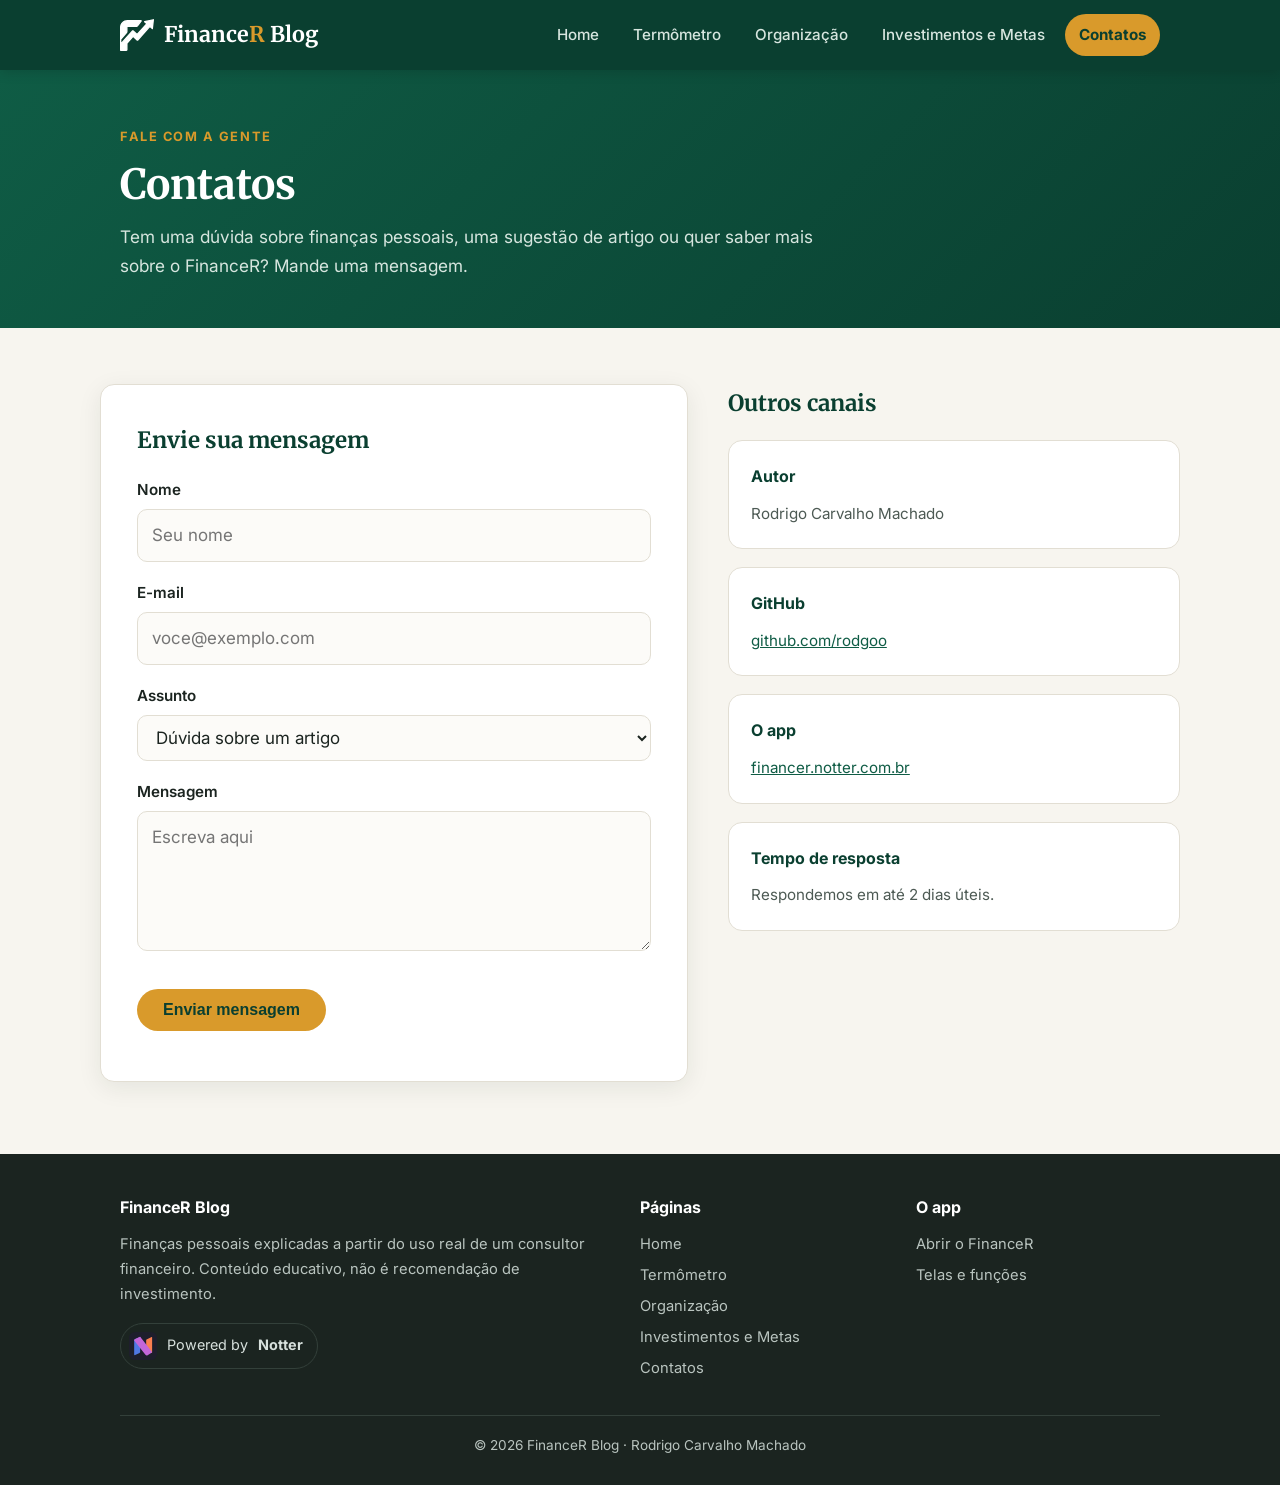
<file: contatos.html>
<!DOCTYPE html>
<html lang="pt-BR">
<head>
  <meta charset="UTF-8">
  <meta name="viewport" content="width=device-width, initial-scale=1.0">
  <meta name="description" content="Fale com o FinanceR Blog: dúvidas, sugestões de artigos e contato sobre o app.">
  <title>Contatos | FinanceR Blog</title>
  <link rel="icon" href="img/financer-logo.svg" type="image/svg+xml">
  <link rel="preconnect" href="https://fonts.googleapis.com">
  <link rel="preconnect" href="https://fonts.gstatic.com" crossorigin>
  <link href="https://fonts.googleapis.com/css2?family=Inter:wght@400;500;600;700&family=Merriweather:wght@700&display=swap" rel="stylesheet">
  <link rel="stylesheet" href="css/style.css">
</head>
<body>
  <header class="site-header">
    <div class="container">
      <a class="logo" href="index.html"><img src="img/financer-logo-branco.svg" alt=""><span class="logo-text">Finance<span>R</span> Blog</span></a>
      <nav class="site-nav" aria-label="Navegação principal">
        <ul>
          <li><a href="index.html">Home</a></li>
          <li><a href="termometro.html">Termômetro</a></li>
          <li><a href="organizacao.html">Organização</a></li>
          <li><a href="investimentos.html">Investimentos e Metas</a></li>
          <li><a href="contatos.html" aria-current="page">Contatos</a></li>
        </ul>
      </nav>
    </div>
  </header>

  <main>
    <section class="page-hero">
      <div class="container">
        <p class="eyebrow">Fale com a gente</p>
        <h1>Contatos</h1>
        <p>Tem uma dúvida sobre finanças pessoais, uma sugestão de artigo ou quer saber mais sobre o FinanceR? Mande uma mensagem.</p>
      </div>
    </section>

    <div class="container contact-grid">
      <form class="form" id="contact-form" novalidate>
        <h2>Envie sua mensagem</h2>
        <div class="field">
          <label for="nome">Nome</label>
          <input type="text" id="nome" name="nome" placeholder="Seu nome" required>
        </div>
        <div class="field">
          <label for="email">E-mail</label>
          <input type="email" id="email" name="email" placeholder="voce@exemplo.com" required>
        </div>
        <div class="field">
          <label for="assunto">Assunto</label>
          <select id="assunto" name="assunto">
            <option>Dúvida sobre um artigo</option>
            <option>Sugestão de tema</option>
            <option>Quero conhecer o FinanceR</option>
            <option>Outro assunto</option>
          </select>
        </div>
        <div class="field">
          <label for="mensagem">Mensagem</label>
          <textarea id="mensagem" name="mensagem" placeholder="Escreva aqui" required></textarea>
        </div>
        <button type="submit" class="btn">Enviar mensagem</button>
        <p class="form-status" id="form-status" role="status" aria-live="polite"></p>
      </form>

      <div class="contact-info">
        <h2>Outros canais</h2>
        <div class="side-box">
          <h3>Autor</h3>
          <p>Rodrigo Carvalho Machado</p>
        </div>
        <div class="side-box">
          <h3>GitHub</h3>
          <p><a href="https://github.com/rodgoo" target="_blank" rel="noopener">github.com/rodgoo</a></p>
        </div>
        <div class="side-box">
          <h3>O app</h3>
          <p><a href="https://financer.notter.com.br" target="_blank" rel="noopener">financer.notter.com.br</a></p>
        </div>
        <div class="side-box">
          <h3>Tempo de resposta</h3>
          <p>Respondemos em até 2 dias úteis.</p>
        </div>
      </div>
    </div>
  </main>

  <footer class="site-footer">
    <div class="container">
      <div class="footer-grid">
        <div>
          <h4>FinanceR Blog</h4>
          <p>Finanças pessoais explicadas a partir do uso real de um consultor financeiro. Conteúdo educativo, não é recomendação de investimento.</p>
          <a class="powered" href="https://notter.com.br" target="_blank" rel="noopener"><img src="img/notter.svg" alt="">Powered by <strong>Notter</strong></a>
        </div>
        <div>
          <h4>Páginas</h4>
          <ul>
            <li><a href="index.html">Home</a></li>
            <li><a href="termometro.html">Termômetro</a></li>
            <li><a href="organizacao.html">Organização</a></li>
            <li><a href="investimentos.html">Investimentos e Metas</a></li>
            <li><a href="contatos.html">Contatos</a></li>
          </ul>
        </div>
        <div>
          <h4>O app</h4>
          <ul>
            <li><a href="https://financer.notter.com.br" target="_blank" rel="noopener">Abrir o FinanceR</a></li>
            <li><a href="index.html#app">Telas e funções</a></li>
          </ul>
        </div>
      </div>
      <p class="footer-bottom">© 2026 FinanceR Blog · Rodrigo Carvalho Machado</p>
    </div>
  </footer>
  <script>
    document.getElementById("contact-form").addEventListener("submit", function (e) {
      e.preventDefault();
      var status = document.getElementById("form-status");
      if (!this.checkValidity()) {
        status.style.color = "#b3261e";
        status.textContent = "Preencha nome, um e-mail válido e a mensagem.";
        return;
      }
      status.style.color = "";
      status.textContent = "Obrigado, " + this.nome.value.split(" ")[0] + "! Sua mensagem foi registrada.";
      this.reset();
    });
  </script>
</body>
</html>
</file>
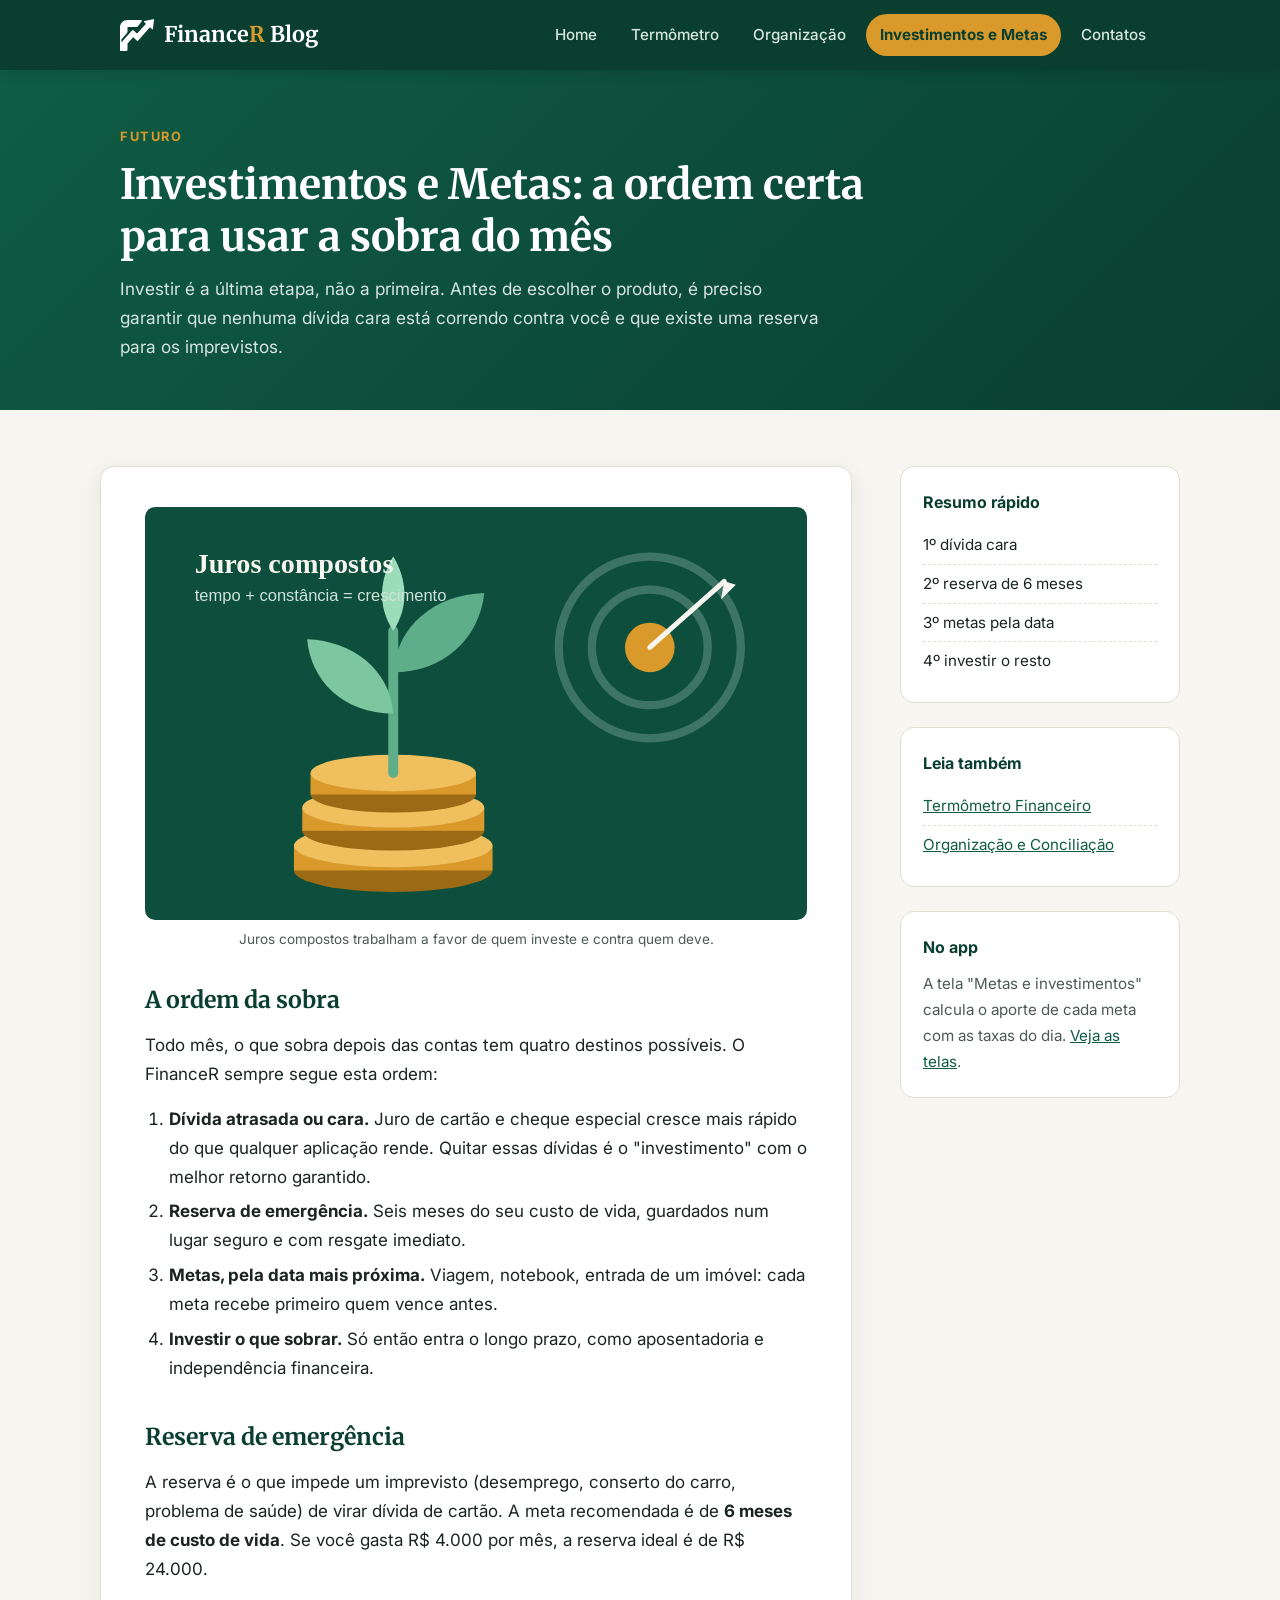
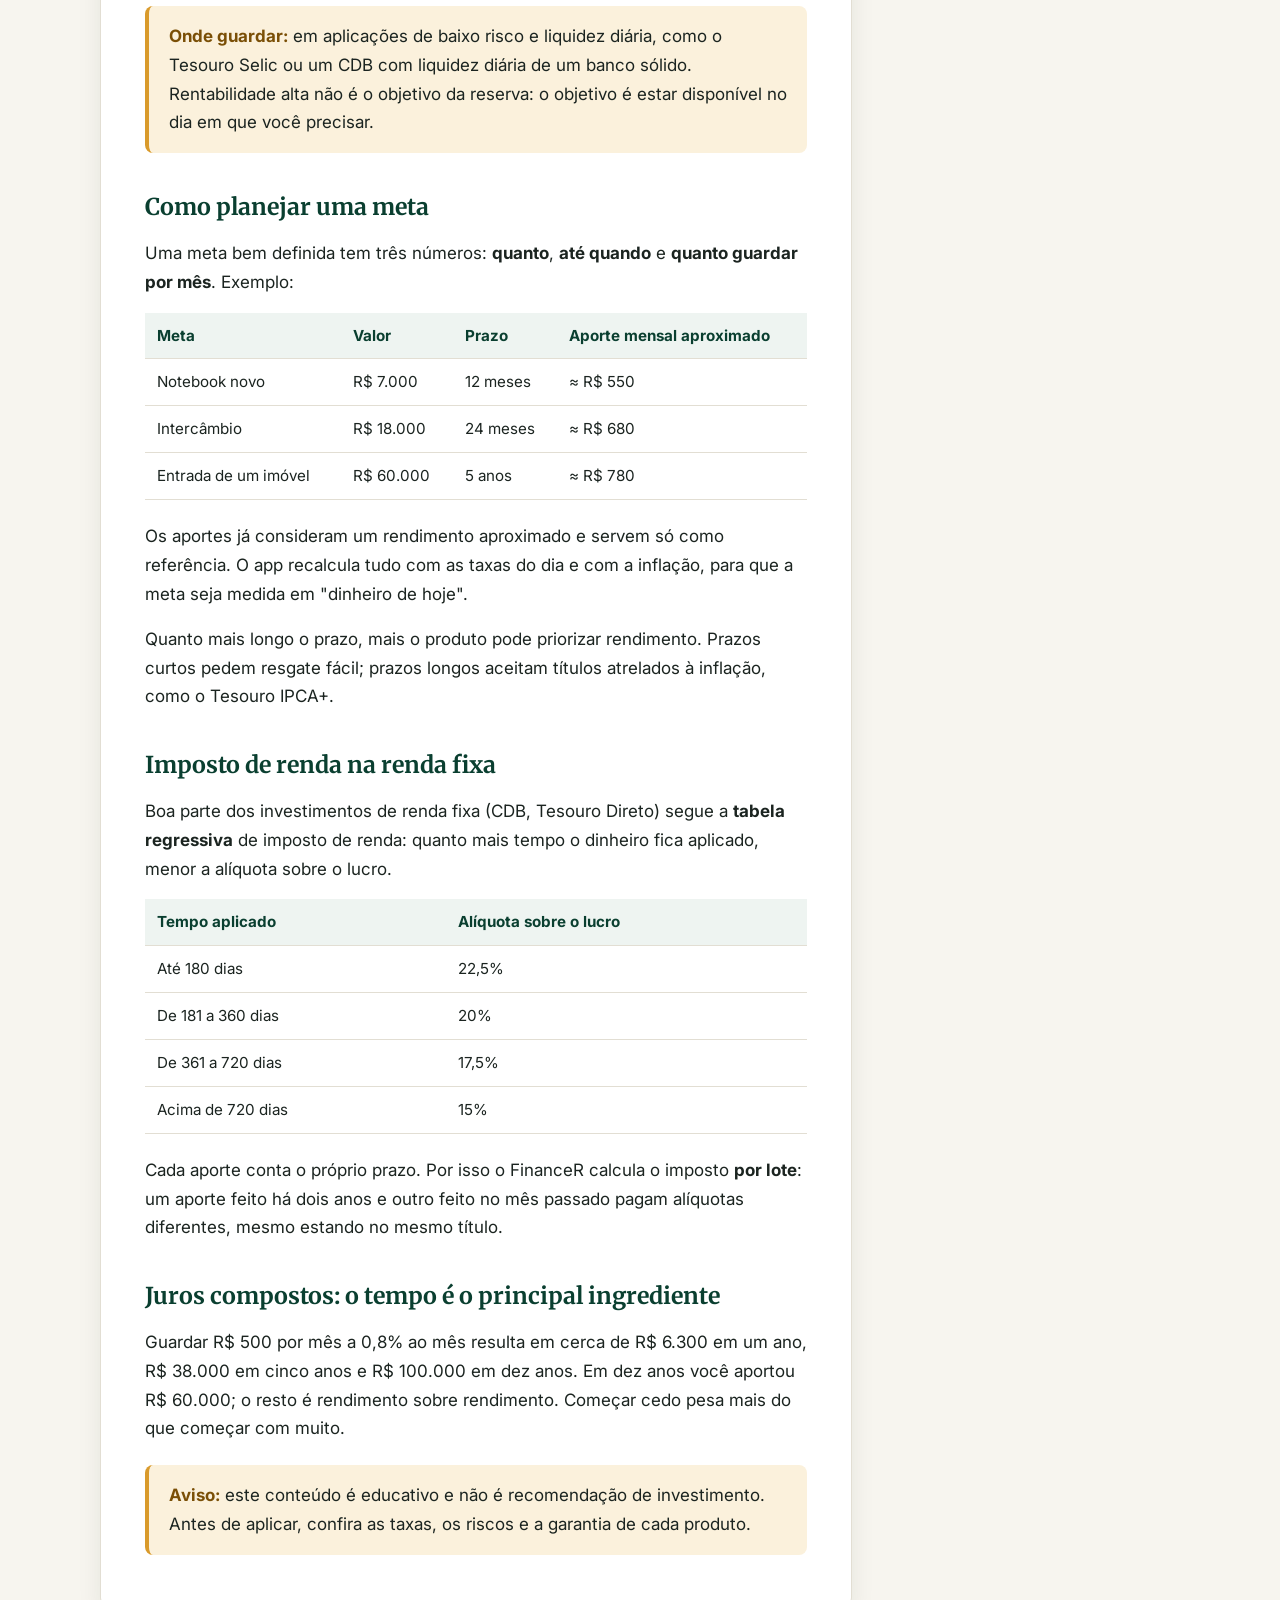
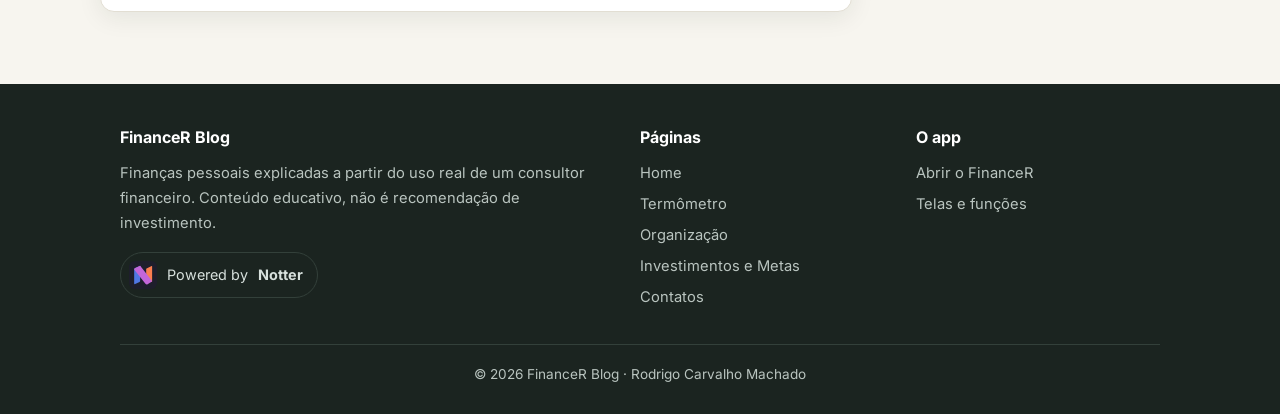
<file: investimentos.html>
<!DOCTYPE html>
<html lang="pt-BR">
<head>
  <meta charset="UTF-8">
  <meta name="viewport" content="width=device-width, initial-scale=1.0">
  <meta name="description" content="Dívida, reserva de emergência, metas e investimentos: em que ordem usar a sobra do mês e como escolher onde aplicar.">
  <title>Investimentos e Metas: a ordem certa para usar a sobra do mês | FinanceR Blog</title>
  <link rel="icon" href="img/financer-logo.svg" type="image/svg+xml">
  <link rel="preconnect" href="https://fonts.googleapis.com">
  <link rel="preconnect" href="https://fonts.gstatic.com" crossorigin>
  <link href="https://fonts.googleapis.com/css2?family=Inter:wght@400;500;600;700&family=Merriweather:wght@700&display=swap" rel="stylesheet">
  <link rel="stylesheet" href="css/style.css">
</head>
<body>
  <header class="site-header">
    <div class="container">
      <a class="logo" href="index.html"><img src="img/financer-logo-branco.svg" alt=""><span class="logo-text">Finance<span>R</span> Blog</span></a>
      <nav class="site-nav" aria-label="Navegação principal">
        <ul>
          <li><a href="index.html">Home</a></li>
          <li><a href="termometro.html">Termômetro</a></li>
          <li><a href="organizacao.html">Organização</a></li>
          <li><a href="investimentos.html" aria-current="page">Investimentos e Metas</a></li>
          <li><a href="contatos.html">Contatos</a></li>
        </ul>
      </nav>
    </div>
  </header>

  <main>
    <section class="page-hero">
      <div class="container">
        <p class="eyebrow">Futuro</p>
        <h1>Investimentos e Metas: a ordem certa para usar a sobra do mês</h1>
        <p>Investir é a última etapa, não a primeira. Antes de escolher o produto, é preciso garantir que nenhuma dívida cara está correndo contra você e que existe uma reserva para os imprevistos.</p>
      </div>
    </section>

    <div class="container article-layout">
      <article class="article">
        <figure>
          <img src="img/investimentos.svg" alt="Planta crescendo de uma pilha de moedas, com um alvo de meta ao fundo">
          <figcaption>Juros compostos trabalham a favor de quem investe e contra quem deve.</figcaption>
        </figure>
        <h2>A ordem da sobra</h2>
        <p>Todo mês, o que sobra depois das contas tem quatro destinos possíveis. O FinanceR sempre segue esta ordem:</p>
        <ol>
          <li><strong>Dívida atrasada ou cara.</strong> Juro de cartão e cheque especial cresce mais rápido do que qualquer aplicação rende. Quitar essas dívidas é o "investimento" com o melhor retorno garantido.</li>
          <li><strong>Reserva de emergência.</strong> Seis meses do seu custo de vida, guardados num lugar seguro e com resgate imediato.</li>
          <li><strong>Metas, pela data mais próxima.</strong> Viagem, notebook, entrada de um imóvel: cada meta recebe primeiro quem vence antes.</li>
          <li><strong>Investir o que sobrar.</strong> Só então entra o longo prazo, como aposentadoria e independência financeira.</li>
        </ol>

        <h2>Reserva de emergência</h2>
        <p>A reserva é o que impede um imprevisto (desemprego, conserto do carro, problema de saúde) de virar dívida de cartão. A meta recomendada é de <strong>6 meses de custo de vida</strong>. Se você gasta R$ 4.000 por mês, a reserva ideal é de R$ 24.000.</p>
        <div class="callout"><strong>Onde guardar:</strong> em aplicações de baixo risco e liquidez diária, como o Tesouro Selic ou um CDB com liquidez diária de um banco sólido. Rentabilidade alta não é o objetivo da reserva: o objetivo é estar disponível no dia em que você precisar.</div>

        <h2>Como planejar uma meta</h2>
        <p>Uma meta bem definida tem três números: <strong>quanto</strong>, <strong>até quando</strong> e <strong>quanto guardar por mês</strong>. Exemplo:</p>
        <div class="table-wrap">
          <table>
            <thead><tr><th>Meta</th><th>Valor</th><th>Prazo</th><th>Aporte mensal aproximado</th></tr></thead>
            <tbody>
              <tr><td>Notebook novo</td><td>R$ 7.000</td><td>12 meses</td><td>≈ R$ 550</td></tr>
              <tr><td>Intercâmbio</td><td>R$ 18.000</td><td>24 meses</td><td>≈ R$ 680</td></tr>
              <tr><td>Entrada de um imóvel</td><td>R$ 60.000</td><td>5 anos</td><td>≈ R$ 780</td></tr>
            </tbody>
          </table>
        </div>
        <p>Os aportes já consideram um rendimento aproximado e servem só como referência. O app recalcula tudo com as taxas do dia e com a inflação, para que a meta seja medida em "dinheiro de hoje".</p>
        <p>Quanto mais longo o prazo, mais o produto pode priorizar rendimento. Prazos curtos pedem resgate fácil; prazos longos aceitam títulos atrelados à inflação, como o Tesouro IPCA+.</p>

        <h2>Imposto de renda na renda fixa</h2>
        <p>Boa parte dos investimentos de renda fixa (CDB, Tesouro Direto) segue a <strong>tabela regressiva</strong> de imposto de renda: quanto mais tempo o dinheiro fica aplicado, menor a alíquota sobre o lucro.</p>
        <div class="table-wrap">
          <table>
            <thead><tr><th>Tempo aplicado</th><th>Alíquota sobre o lucro</th></tr></thead>
            <tbody>
              <tr><td>Até 180 dias</td><td>22,5%</td></tr>
              <tr><td>De 181 a 360 dias</td><td>20%</td></tr>
              <tr><td>De 361 a 720 dias</td><td>17,5%</td></tr>
              <tr><td>Acima de 720 dias</td><td>15%</td></tr>
            </tbody>
          </table>
        </div>
        <p>Cada aporte conta o próprio prazo. Por isso o FinanceR calcula o imposto <strong>por lote</strong>: um aporte feito há dois anos e outro feito no mês passado pagam alíquotas diferentes, mesmo estando no mesmo título.</p>

        <h2>Juros compostos: o tempo é o principal ingrediente</h2>
        <p>Guardar R$ 500 por mês a 0,8% ao mês resulta em cerca de R$ 6.300 em um ano, R$ 38.000 em cinco anos e R$ 100.000 em dez anos. Em dez anos você aportou R$ 60.000; o resto é rendimento sobre rendimento. Começar cedo pesa mais do que começar com muito.</p>
        <p class="callout"><strong>Aviso:</strong> este conteúdo é educativo e não é recomendação de investimento. Antes de aplicar, confira as taxas, os riscos e a garantia de cada produto.</p>
      </article>
      <aside class="sidebar">
        <div class="side-box">
          <h3>Resumo rápido</h3>
          <ul><li>1º dívida cara</li><li>2º reserva de 6 meses</li><li>3º metas pela data</li><li>4º investir o resto</li></ul>
        </div>
        <div class="side-box">
          <h3>Leia também</h3>
          <ul><li><a href="termometro.html">Termômetro Financeiro</a></li><li><a href="organizacao.html">Organização e Conciliação</a></li></ul>
        </div>
        <div class="side-box">
          <h3>No app</h3>
          <p>A tela "Metas e investimentos" calcula o aporte de cada meta com as taxas do dia. <a href="index.html#app">Veja as telas</a>.</p>
        </div>
      </aside>
    </div>
  </main>

  <footer class="site-footer">
    <div class="container">
      <div class="footer-grid">
        <div>
          <h4>FinanceR Blog</h4>
          <p>Finanças pessoais explicadas a partir do uso real de um consultor financeiro. Conteúdo educativo, não é recomendação de investimento.</p>
          <a class="powered" href="https://notter.com.br" target="_blank" rel="noopener"><img src="img/notter.svg" alt="">Powered by <strong>Notter</strong></a>
        </div>
        <div>
          <h4>Páginas</h4>
          <ul>
            <li><a href="index.html">Home</a></li>
            <li><a href="termometro.html">Termômetro</a></li>
            <li><a href="organizacao.html">Organização</a></li>
            <li><a href="investimentos.html">Investimentos e Metas</a></li>
            <li><a href="contatos.html">Contatos</a></li>
          </ul>
        </div>
        <div>
          <h4>O app</h4>
          <ul>
            <li><a href="https://financer.notter.com.br" target="_blank" rel="noopener">Abrir o FinanceR</a></li>
            <li><a href="index.html#app">Telas e funções</a></li>
          </ul>
        </div>
      </div>
      <p class="footer-bottom">© 2026 FinanceR Blog · Rodrigo Carvalho Machado</p>
    </div>
  </footer>
</body>
</html>
</file>
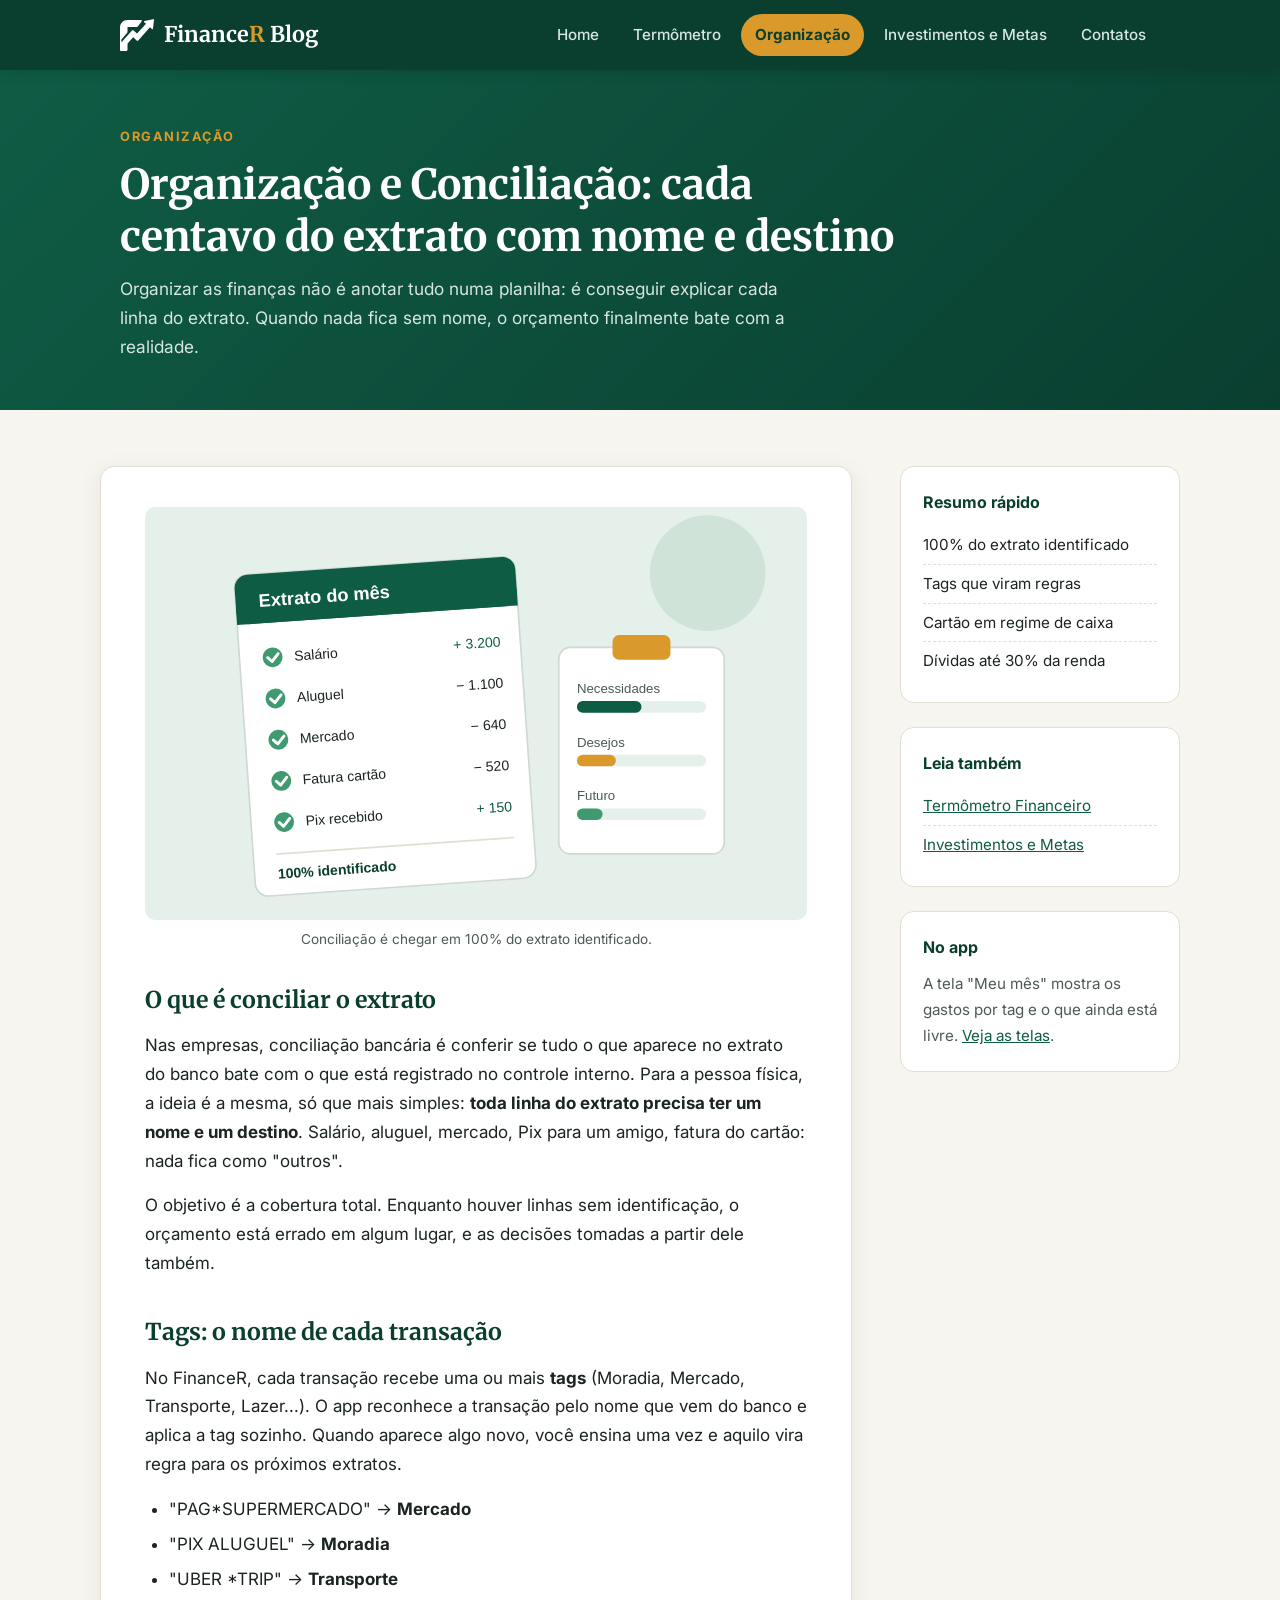
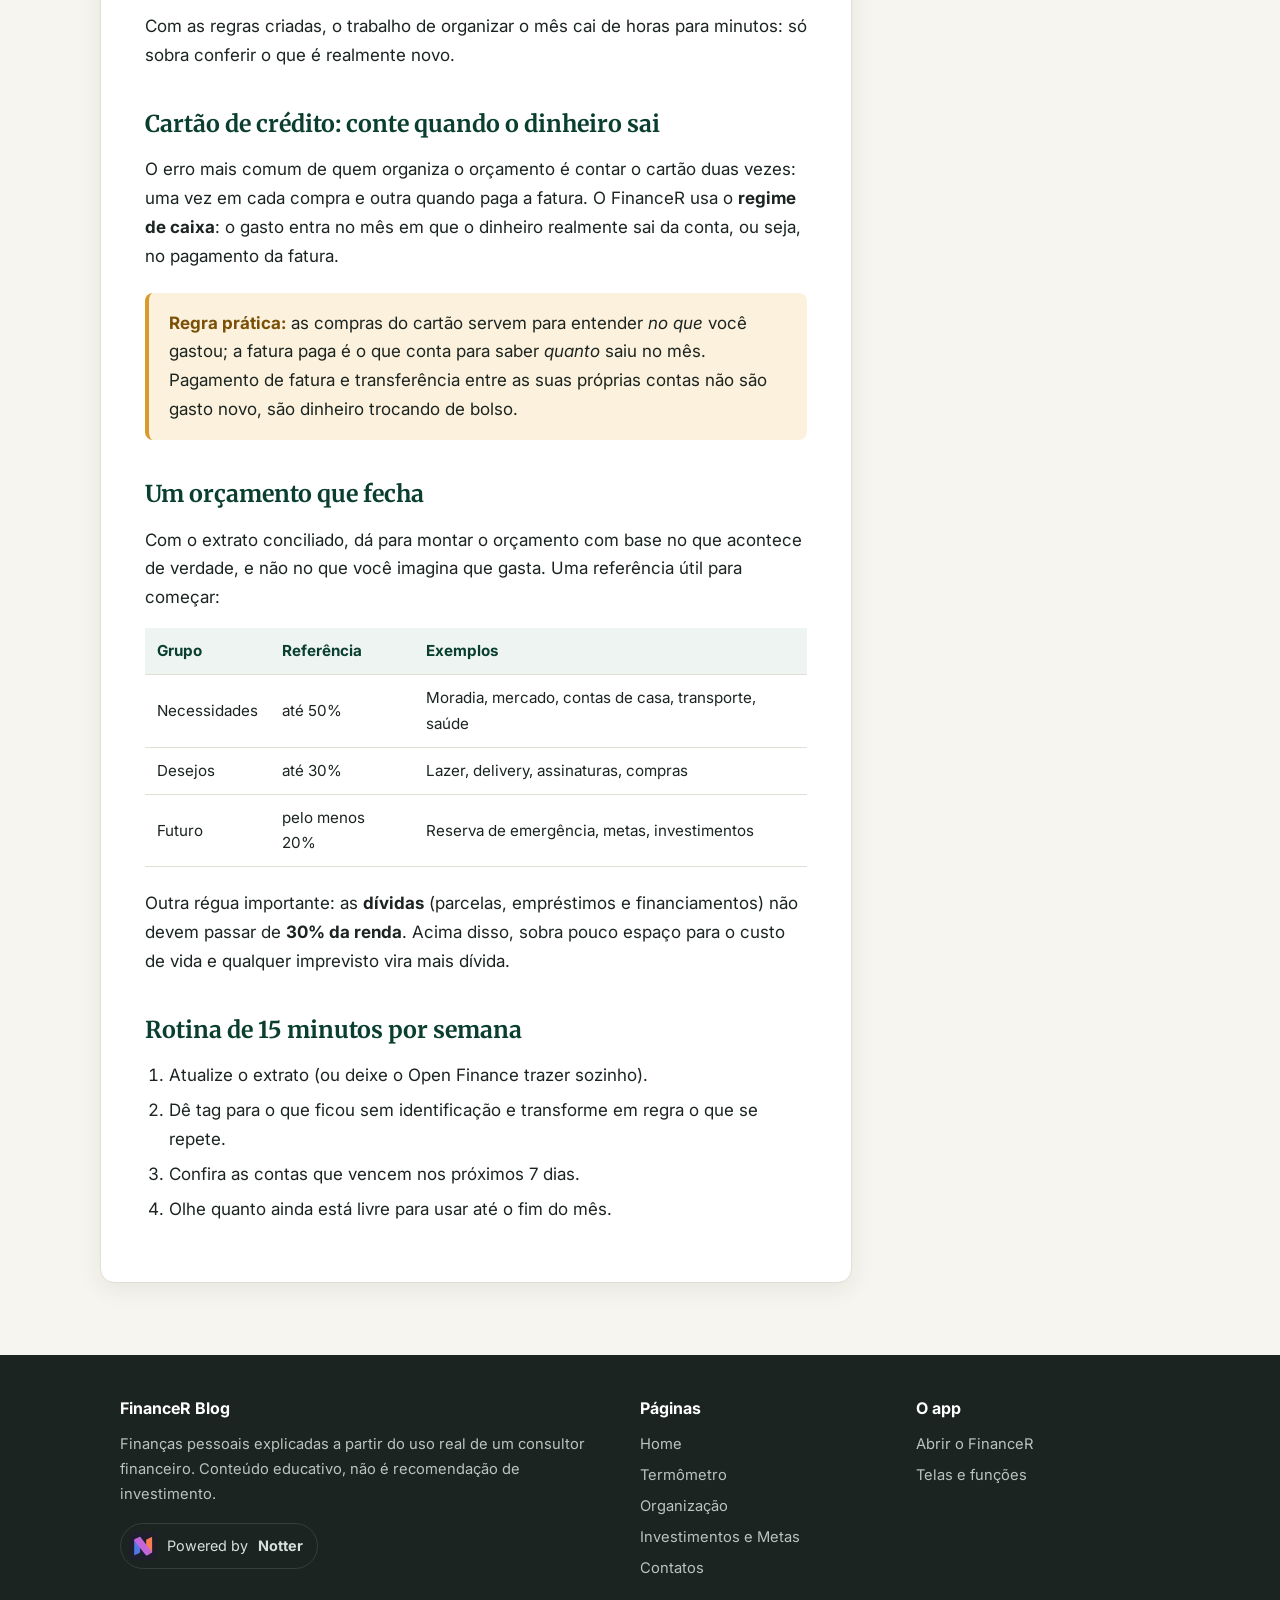
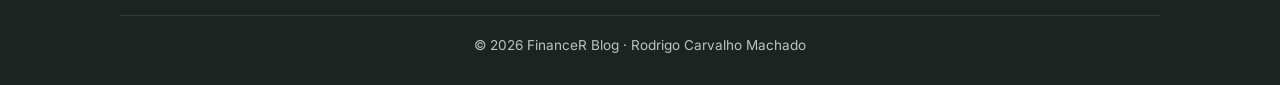
<file: organizacao.html>
<!DOCTYPE html>
<html lang="pt-BR">
<head>
  <meta charset="UTF-8">
  <meta name="viewport" content="width=device-width, initial-scale=1.0">
  <meta name="description" content="Como conciliar o extrato bancário, tratar o cartão de crédito em regime de caixa e montar um orçamento que fecha.">
  <title>Organização e Conciliação: cada centavo do extrato com nome e destino | FinanceR Blog</title>
  <link rel="icon" href="img/financer-logo.svg" type="image/svg+xml">
  <link rel="preconnect" href="https://fonts.googleapis.com">
  <link rel="preconnect" href="https://fonts.gstatic.com" crossorigin>
  <link href="https://fonts.googleapis.com/css2?family=Inter:wght@400;500;600;700&family=Merriweather:wght@700&display=swap" rel="stylesheet">
  <link rel="stylesheet" href="css/style.css">
</head>
<body>
  <header class="site-header">
    <div class="container">
      <a class="logo" href="index.html"><img src="img/financer-logo-branco.svg" alt=""><span class="logo-text">Finance<span>R</span> Blog</span></a>
      <nav class="site-nav" aria-label="Navegação principal">
        <ul>
          <li><a href="index.html">Home</a></li>
          <li><a href="termometro.html">Termômetro</a></li>
          <li><a href="organizacao.html" aria-current="page">Organização</a></li>
          <li><a href="investimentos.html">Investimentos e Metas</a></li>
          <li><a href="contatos.html">Contatos</a></li>
        </ul>
      </nav>
    </div>
  </header>

  <main>
    <section class="page-hero">
      <div class="container">
        <p class="eyebrow">Organização</p>
        <h1>Organização e Conciliação: cada centavo do extrato com nome e destino</h1>
        <p>Organizar as finanças não é anotar tudo numa planilha: é conseguir explicar cada linha do extrato. Quando nada fica sem nome, o orçamento finalmente bate com a realidade.</p>
      </div>
    </section>

    <div class="container article-layout">
      <article class="article">
        <figure>
          <img src="img/organizacao.svg" alt="Extrato bancário com todas as linhas conferidas e um quadro de orçamento">
          <figcaption>Conciliação é chegar em 100% do extrato identificado.</figcaption>
        </figure>
        <h2>O que é conciliar o extrato</h2>
        <p>Nas empresas, conciliação bancária é conferir se tudo o que aparece no extrato do banco bate com o que está registrado no controle interno. Para a pessoa física, a ideia é a mesma, só que mais simples: <strong>toda linha do extrato precisa ter um nome e um destino</strong>. Salário, aluguel, mercado, Pix para um amigo, fatura do cartão: nada fica como "outros".</p>
        <p>O objetivo é a cobertura total. Enquanto houver linhas sem identificação, o orçamento está errado em algum lugar, e as decisões tomadas a partir dele também.</p>

        <h2>Tags: o nome de cada transação</h2>
        <p>No FinanceR, cada transação recebe uma ou mais <strong>tags</strong> (Moradia, Mercado, Transporte, Lazer...). O app reconhece a transação pelo nome que vem do banco e aplica a tag sozinho. Quando aparece algo novo, você ensina uma vez e aquilo vira regra para os próximos extratos.</p>
        <ul>
          <li>"PAG*SUPERMERCADO" → <strong>Mercado</strong></li>
          <li>"PIX ALUGUEL" → <strong>Moradia</strong></li>
          <li>"UBER *TRIP" → <strong>Transporte</strong></li>
        </ul>
        <p>Com as regras criadas, o trabalho de organizar o mês cai de horas para minutos: só sobra conferir o que é realmente novo.</p>

        <h2>Cartão de crédito: conte quando o dinheiro sai</h2>
        <p>O erro mais comum de quem organiza o orçamento é contar o cartão duas vezes: uma vez em cada compra e outra quando paga a fatura. O FinanceR usa o <strong>regime de caixa</strong>: o gasto entra no mês em que o dinheiro realmente sai da conta, ou seja, no pagamento da fatura.</p>
        <div class="callout"><strong>Regra prática:</strong> as compras do cartão servem para entender <em>no que</em> você gastou; a fatura paga é o que conta para saber <em>quanto</em> saiu no mês. Pagamento de fatura e transferência entre as suas próprias contas não são gasto novo, são dinheiro trocando de bolso.</div>

        <h2>Um orçamento que fecha</h2>
        <p>Com o extrato conciliado, dá para montar o orçamento com base no que acontece de verdade, e não no que você imagina que gasta. Uma referência útil para começar:</p>
        <div class="table-wrap">
          <table>
            <thead><tr><th>Grupo</th><th>Referência</th><th>Exemplos</th></tr></thead>
            <tbody>
              <tr><td>Necessidades</td><td>até 50%</td><td>Moradia, mercado, contas de casa, transporte, saúde</td></tr>
              <tr><td>Desejos</td><td>até 30%</td><td>Lazer, delivery, assinaturas, compras</td></tr>
              <tr><td>Futuro</td><td>pelo menos 20%</td><td>Reserva de emergência, metas, investimentos</td></tr>
            </tbody>
          </table>
        </div>
        <p>Outra régua importante: as <strong>dívidas</strong> (parcelas, empréstimos e financiamentos) não devem passar de <strong>30% da renda</strong>. Acima disso, sobra pouco espaço para o custo de vida e qualquer imprevisto vira mais dívida.</p>

        <h2>Rotina de 15 minutos por semana</h2>
        <ol>
          <li>Atualize o extrato (ou deixe o Open Finance trazer sozinho).</li>
          <li>Dê tag para o que ficou sem identificação e transforme em regra o que se repete.</li>
          <li>Confira as contas que vencem nos próximos 7 dias.</li>
          <li>Olhe quanto ainda está livre para usar até o fim do mês.</li>
        </ol>
      </article>
      <aside class="sidebar">
        <div class="side-box">
          <h3>Resumo rápido</h3>
          <ul><li>100% do extrato identificado</li><li>Tags que viram regras</li><li>Cartão em regime de caixa</li><li>Dívidas até 30% da renda</li></ul>
        </div>
        <div class="side-box">
          <h3>Leia também</h3>
          <ul><li><a href="termometro.html">Termômetro Financeiro</a></li><li><a href="investimentos.html">Investimentos e Metas</a></li></ul>
        </div>
        <div class="side-box">
          <h3>No app</h3>
          <p>A tela "Meu mês" mostra os gastos por tag e o que ainda está livre. <a href="index.html#app">Veja as telas</a>.</p>
        </div>
      </aside>
    </div>
  </main>

  <footer class="site-footer">
    <div class="container">
      <div class="footer-grid">
        <div>
          <h4>FinanceR Blog</h4>
          <p>Finanças pessoais explicadas a partir do uso real de um consultor financeiro. Conteúdo educativo, não é recomendação de investimento.</p>
          <a class="powered" href="https://notter.com.br" target="_blank" rel="noopener"><img src="img/notter.svg" alt="">Powered by <strong>Notter</strong></a>
        </div>
        <div>
          <h4>Páginas</h4>
          <ul>
            <li><a href="index.html">Home</a></li>
            <li><a href="termometro.html">Termômetro</a></li>
            <li><a href="organizacao.html">Organização</a></li>
            <li><a href="investimentos.html">Investimentos e Metas</a></li>
            <li><a href="contatos.html">Contatos</a></li>
          </ul>
        </div>
        <div>
          <h4>O app</h4>
          <ul>
            <li><a href="https://financer.notter.com.br" target="_blank" rel="noopener">Abrir o FinanceR</a></li>
            <li><a href="index.html#app">Telas e funções</a></li>
          </ul>
        </div>
      </div>
      <p class="footer-bottom">© 2026 FinanceR Blog · Rodrigo Carvalho Machado</p>
    </div>
  </footer>
</body>
</html>
</file>
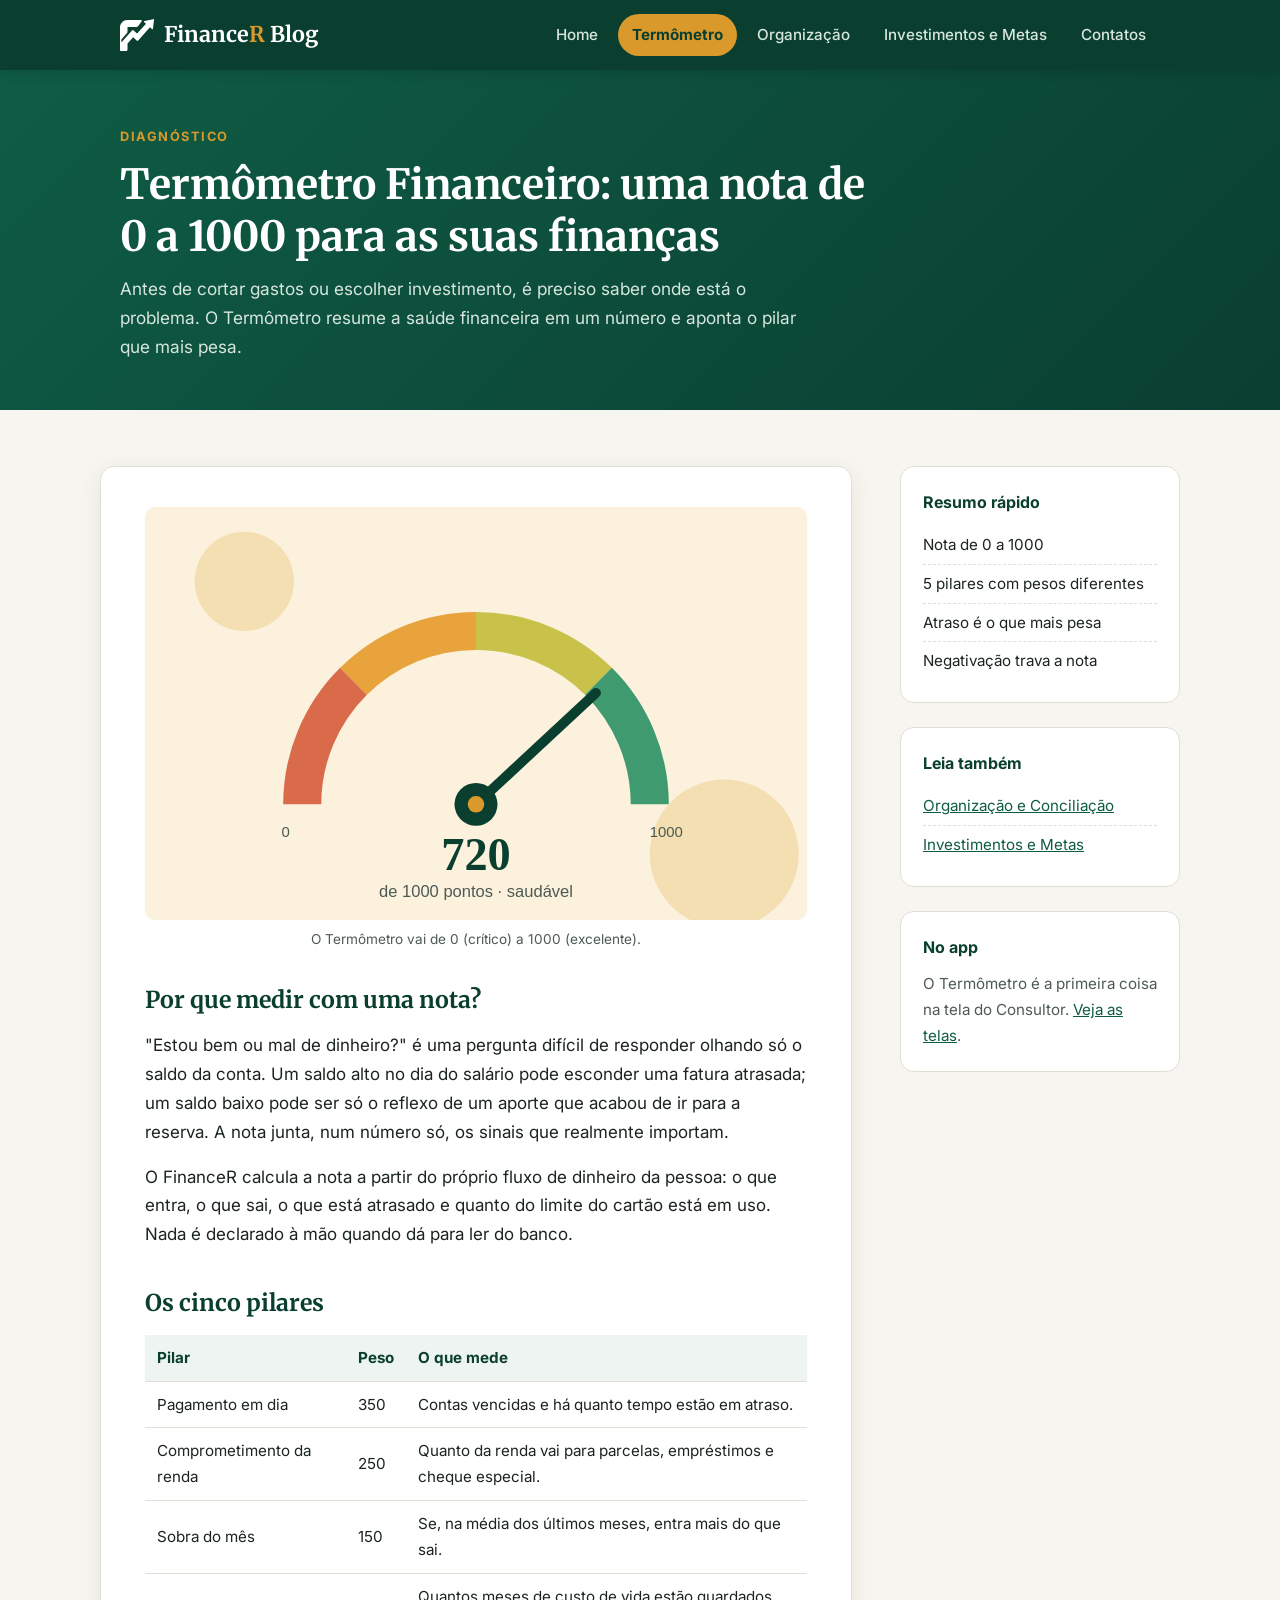
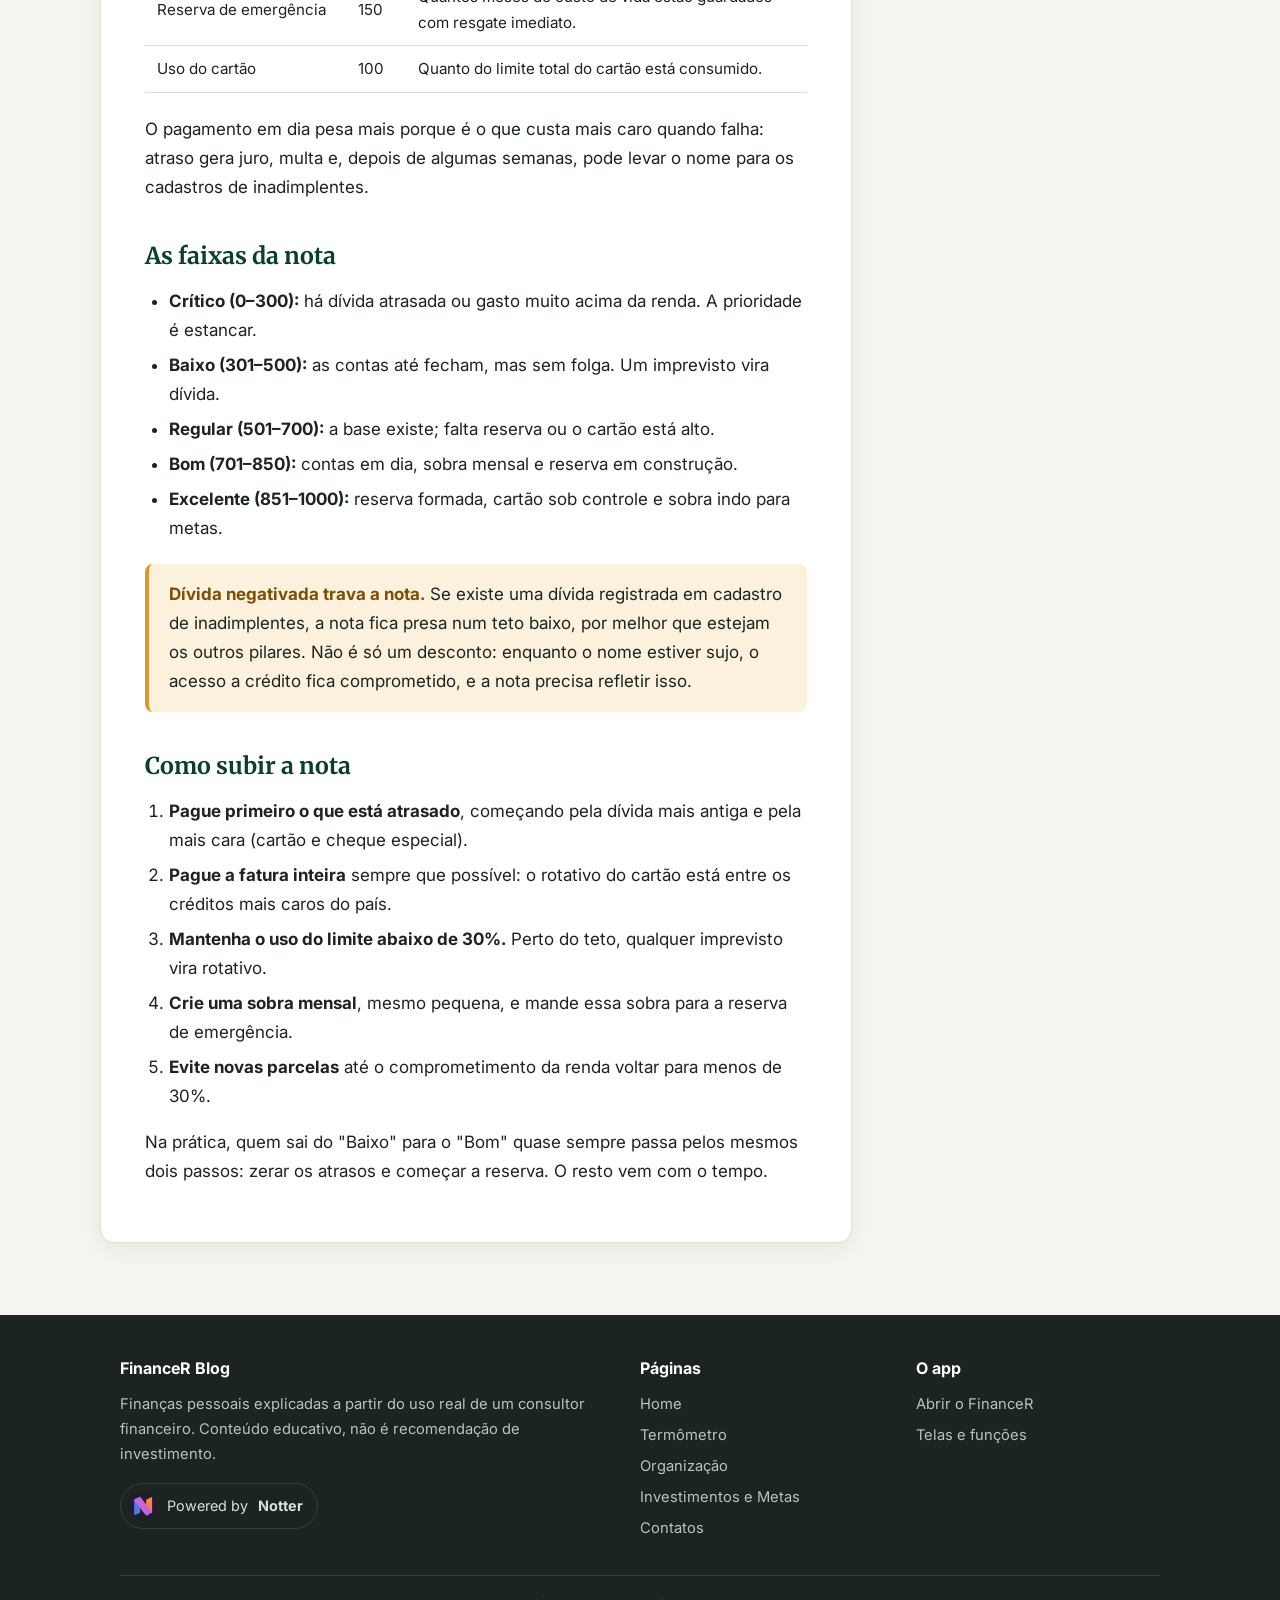
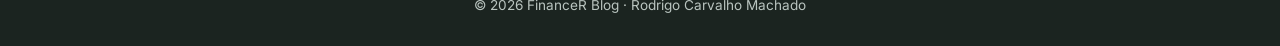
<file: termometro.html>
<!DOCTYPE html>
<html lang="pt-BR">
<head>
  <meta charset="UTF-8">
  <meta name="viewport" content="width=device-width, initial-scale=1.0">
  <meta name="description" content="Como funciona o Termômetro Financeiro: cinco pilares, faixas de nota e o efeito de uma dívida negativada.">
  <title>Termômetro Financeiro: uma nota de 0 a 1000 para as suas finanças | FinanceR Blog</title>
  <link rel="icon" href="img/financer-logo.svg" type="image/svg+xml">
  <link rel="preconnect" href="https://fonts.googleapis.com">
  <link rel="preconnect" href="https://fonts.gstatic.com" crossorigin>
  <link href="https://fonts.googleapis.com/css2?family=Inter:wght@400;500;600;700&family=Merriweather:wght@700&display=swap" rel="stylesheet">
  <link rel="stylesheet" href="css/style.css">
</head>
<body>
  <header class="site-header">
    <div class="container">
      <a class="logo" href="index.html"><img src="img/financer-logo-branco.svg" alt=""><span class="logo-text">Finance<span>R</span> Blog</span></a>
      <nav class="site-nav" aria-label="Navegação principal">
        <ul>
          <li><a href="index.html">Home</a></li>
          <li><a href="termometro.html" aria-current="page">Termômetro</a></li>
          <li><a href="organizacao.html">Organização</a></li>
          <li><a href="investimentos.html">Investimentos e Metas</a></li>
          <li><a href="contatos.html">Contatos</a></li>
        </ul>
      </nav>
    </div>
  </header>

  <main>
    <section class="page-hero">
      <div class="container">
        <p class="eyebrow">Diagnóstico</p>
        <h1>Termômetro Financeiro: uma nota de 0 a 1000 para as suas finanças</h1>
        <p>Antes de cortar gastos ou escolher investimento, é preciso saber onde está o problema. O Termômetro resume a saúde financeira em um número e aponta o pilar que mais pesa.</p>
      </div>
    </section>

    <div class="container article-layout">
      <article class="article">
        <figure>
          <img src="img/termometro.svg" alt="Medidor semicircular de saúde financeira marcando 720 de 1000 pontos">
          <figcaption>O Termômetro vai de 0 (crítico) a 1000 (excelente).</figcaption>
        </figure>
        <h2>Por que medir com uma nota?</h2>
        <p>"Estou bem ou mal de dinheiro?" é uma pergunta difícil de responder olhando só o saldo da conta. Um saldo alto no dia do salário pode esconder uma fatura atrasada; um saldo baixo pode ser só o reflexo de um aporte que acabou de ir para a reserva. A nota junta, num número só, os sinais que realmente importam.</p>
        <p>O FinanceR calcula a nota a partir do próprio fluxo de dinheiro da pessoa: o que entra, o que sai, o que está atrasado e quanto do limite do cartão está em uso. Nada é declarado à mão quando dá para ler do banco.</p>

        <h2>Os cinco pilares</h2>
        <div class="table-wrap">
          <table>
            <thead><tr><th>Pilar</th><th>Peso</th><th>O que mede</th></tr></thead>
            <tbody>
              <tr><td>Pagamento em dia</td><td>350</td><td>Contas vencidas e há quanto tempo estão em atraso.</td></tr>
              <tr><td>Comprometimento da renda</td><td>250</td><td>Quanto da renda vai para parcelas, empréstimos e cheque especial.</td></tr>
              <tr><td>Sobra do mês</td><td>150</td><td>Se, na média dos últimos meses, entra mais do que sai.</td></tr>
              <tr><td>Reserva de emergência</td><td>150</td><td>Quantos meses de custo de vida estão guardados com resgate imediato.</td></tr>
              <tr><td>Uso do cartão</td><td>100</td><td>Quanto do limite total do cartão está consumido.</td></tr>
            </tbody>
          </table>
        </div>
        <p>O pagamento em dia pesa mais porque é o que custa mais caro quando falha: atraso gera juro, multa e, depois de algumas semanas, pode levar o nome para os cadastros de inadimplentes.</p>

        <h2>As faixas da nota</h2>
        <ul>
          <li><strong>Crítico (0–300):</strong> há dívida atrasada ou gasto muito acima da renda. A prioridade é estancar.</li>
          <li><strong>Baixo (301–500):</strong> as contas até fecham, mas sem folga. Um imprevisto vira dívida.</li>
          <li><strong>Regular (501–700):</strong> a base existe; falta reserva ou o cartão está alto.</li>
          <li><strong>Bom (701–850):</strong> contas em dia, sobra mensal e reserva em construção.</li>
          <li><strong>Excelente (851–1000):</strong> reserva formada, cartão sob controle e sobra indo para metas.</li>
        </ul>

        <div class="callout"><strong>Dívida negativada trava a nota.</strong> Se existe uma dívida registrada em cadastro de inadimplentes, a nota fica presa num teto baixo, por melhor que estejam os outros pilares. Não é só um desconto: enquanto o nome estiver sujo, o acesso a crédito fica comprometido, e a nota precisa refletir isso.</div>

        <h2>Como subir a nota</h2>
        <ol>
          <li><strong>Pague primeiro o que está atrasado</strong>, começando pela dívida mais antiga e pela mais cara (cartão e cheque especial).</li>
          <li><strong>Pague a fatura inteira</strong> sempre que possível: o rotativo do cartão está entre os créditos mais caros do país.</li>
          <li><strong>Mantenha o uso do limite abaixo de 30%.</strong> Perto do teto, qualquer imprevisto vira rotativo.</li>
          <li><strong>Crie uma sobra mensal</strong>, mesmo pequena, e mande essa sobra para a reserva de emergência.</li>
          <li><strong>Evite novas parcelas</strong> até o comprometimento da renda voltar para menos de 30%.</li>
        </ol>
        <p>Na prática, quem sai do "Baixo" para o "Bom" quase sempre passa pelos mesmos dois passos: zerar os atrasos e começar a reserva. O resto vem com o tempo.</p>
      </article>
      <aside class="sidebar">
        <div class="side-box">
          <h3>Resumo rápido</h3>
          <ul><li>Nota de 0 a 1000</li><li>5 pilares com pesos diferentes</li><li>Atraso é o que mais pesa</li><li>Negativação trava a nota</li></ul>
        </div>
        <div class="side-box">
          <h3>Leia também</h3>
          <ul><li><a href="organizacao.html">Organização e Conciliação</a></li><li><a href="investimentos.html">Investimentos e Metas</a></li></ul>
        </div>
        <div class="side-box">
          <h3>No app</h3>
          <p>O Termômetro é a primeira coisa na tela do Consultor. <a href="index.html#app">Veja as telas</a>.</p>
        </div>
      </aside>
    </div>
  </main>

  <footer class="site-footer">
    <div class="container">
      <div class="footer-grid">
        <div>
          <h4>FinanceR Blog</h4>
          <p>Finanças pessoais explicadas a partir do uso real de um consultor financeiro. Conteúdo educativo, não é recomendação de investimento.</p>
          <a class="powered" href="https://notter.com.br" target="_blank" rel="noopener"><img src="img/notter.svg" alt="">Powered by <strong>Notter</strong></a>
        </div>
        <div>
          <h4>Páginas</h4>
          <ul>
            <li><a href="index.html">Home</a></li>
            <li><a href="termometro.html">Termômetro</a></li>
            <li><a href="organizacao.html">Organização</a></li>
            <li><a href="investimentos.html">Investimentos e Metas</a></li>
            <li><a href="contatos.html">Contatos</a></li>
          </ul>
        </div>
        <div>
          <h4>O app</h4>
          <ul>
            <li><a href="https://financer.notter.com.br" target="_blank" rel="noopener">Abrir o FinanceR</a></li>
            <li><a href="index.html#app">Telas e funções</a></li>
          </ul>
        </div>
      </div>
      <p class="footer-bottom">© 2026 FinanceR Blog · Rodrigo Carvalho Machado</p>
    </div>
  </footer>
</body>
</html>
</file>
<file: css/style.css>
/* ===== Blog FinanceR — folha de estilo única ===== */
:root {
  --bg: #f7f5ef;
  --surface: #ffffff;
  --ink: #1b2420;
  --ink-soft: #4d5a54;
  --line: #e2ded3;
  --brand: #0f5c45;
  --brand-dark: #0a3f30;
  --accent: #d99a2b;
  --accent-soft: #fbf1dc;
  --radius: 14px;
  --shadow: 0 6px 24px rgba(15, 40, 30, 0.08);
  --max: 1080px;
}

* { box-sizing: border-box; margin: 0; padding: 0; }

html { scroll-behavior: smooth; }

body {
  font-family: "Inter", system-ui, -apple-system, "Segoe UI", Roboto, sans-serif;
  background: var(--bg);
  color: var(--ink);
  line-height: 1.7;
  font-size: 17px;
}

img { max-width: 100%; display: block; }
a { color: var(--brand); }

.container {
  width: 100%;
  max-width: var(--max);
  margin: 0 auto;
  padding: 0 20px;
}

/* ===== Cabeçalho e navegação ===== */
.site-header {
  background: var(--brand-dark);
  color: #fff;
  position: sticky;
  top: 0;
  z-index: 10;
  box-shadow: 0 2px 12px rgba(0, 0, 0, 0.15);
}

.site-header .container {
  display: flex;
  align-items: center;
  justify-content: space-between;
  gap: 16px;
  padding-top: 14px;
  padding-bottom: 14px;
  flex-wrap: wrap;
}

.logo {
  display: flex;
  align-items: center;
  gap: 10px;
  color: #fff;
  text-decoration: none;
  font-family: "Merriweather", Georgia, serif;
  font-weight: 700;
  font-size: 1.35rem;
}

.logo-text span { color: var(--accent); }

.logo img { width: 34px; height: 34px; }

.site-nav ul {
  list-style: none;
  display: flex;
  flex-wrap: wrap;
  gap: 6px;
}

.site-nav a {
  display: block;
  color: #d7e6df;
  text-decoration: none;
  font-weight: 500;
  font-size: 0.95rem;
  padding: 8px 14px;
  border-radius: 999px;
  transition: background 0.2s, color 0.2s;
}

.site-nav a:hover { background: rgba(255, 255, 255, 0.1); color: #fff; }

.site-nav a[aria-current="page"] {
  background: var(--accent);
  color: var(--brand-dark);
  font-weight: 700;
}

/* ===== Destaque principal (hero) ===== */
.hero {
  background: linear-gradient(135deg, var(--brand) 0%, var(--brand-dark) 100%);
  color: #fff;
  padding: 72px 0 80px;
}

.hero .container {
  display: grid;
  grid-template-columns: 1.2fr 1fr;
  gap: 48px;
  align-items: center;
}

.hero .eyebrow {
  text-transform: uppercase;
  letter-spacing: 0.12em;
  font-size: 0.8rem;
  font-weight: 700;
  color: var(--accent);
}

.hero h1 {
  font-family: "Merriweather", Georgia, serif;
  font-size: clamp(2rem, 4vw, 2.9rem);
  line-height: 1.2;
  margin: 12px 0 20px;
}

.hero p { color: #d7e6df; font-size: 1.1rem; margin-bottom: 14px; }

.hero img { border-radius: var(--radius); }

.btn {
  display: inline-block;
  margin-top: 12px;
  background: var(--accent);
  color: var(--brand-dark);
  font-weight: 700;
  text-decoration: none;
  padding: 12px 26px;
  border-radius: 999px;
  border: 0;
  font-size: 1rem;
  cursor: pointer;
  transition: transform 0.2s;
}

.btn:hover { transform: translateY(-2px); }

/* ===== Seções ===== */
.section { padding: 64px 0; }

.section-title {
  font-family: "Merriweather", Georgia, serif;
  font-size: 1.9rem;
  margin-bottom: 8px;
}

.section-lead { color: var(--ink-soft); max-width: 680px; margin-bottom: 36px; }

/* ===== Cartões de destaque na Home ===== */
.cards {
  display: grid;
  grid-template-columns: repeat(3, 1fr);
  gap: 28px;
}

.card {
  background: var(--surface);
  border: 1px solid var(--line);
  border-radius: var(--radius);
  overflow: hidden;
  box-shadow: var(--shadow);
  display: flex;
  flex-direction: column;
  transition: transform 0.25s, box-shadow 0.25s;
}

.card:hover { transform: translateY(-4px); box-shadow: 0 12px 32px rgba(15, 40, 30, 0.14); }

.card > a img { aspect-ratio: 16 / 10; object-fit: cover; width: 100%; }

.card-body { padding: 22px 24px 26px; }

.card-tag {
  display: inline-block;
  background: var(--accent-soft);
  color: #8a5b0a;
  font-size: 0.75rem;
  font-weight: 700;
  text-transform: uppercase;
  letter-spacing: 0.08em;
  padding: 3px 10px;
  border-radius: 999px;
  margin-bottom: 10px;
}

.card h3 {
  font-family: "Merriweather", Georgia, serif;
  font-size: 1.2rem;
  margin-bottom: 8px;
}

.card h3 a { color: var(--ink); text-decoration: none; }
.card h3 a:hover { color: var(--brand); }

.card p { color: var(--ink-soft); font-size: 0.97rem; }

/* ===== Faixa "como funciona" ===== */
.features {
  display: grid;
  grid-template-columns: repeat(3, 1fr);
  gap: 24px;
}

.feature {
  background: var(--surface);
  border-left: 4px solid var(--accent);
  border-radius: 10px;
  padding: 22px 24px;
}

.feature h3 { font-size: 1.05rem; margin-bottom: 6px; }
.feature p { color: var(--ink-soft); font-size: 0.95rem; }

/* ===== O app na prática ===== */
.section-alt { background: #eaf1ed; }

.real-badge {
  display: flex;
  gap: 16px;
  align-items: flex-start;
  background: var(--surface);
  border: 1px solid #bcd8ca;
  border-radius: var(--radius);
  padding: 20px 24px;
  margin-bottom: 32px;
  box-shadow: var(--shadow);
}

.real-badge svg { width: 36px; height: 36px; flex-shrink: 0; color: var(--brand); }
.real-badge strong { color: var(--brand-dark); font-size: 1.05rem; }
.real-badge p { color: var(--ink-soft); font-size: 0.97rem; margin-top: 4px; }

.app-features { margin-bottom: 40px; }
.app-features .feature { border-left-color: var(--brand); }

.feature-icon {
  width: 34px;
  height: 34px;
  color: var(--brand);
  background: #e2efe8;
  border-radius: 10px;
  padding: 6px;
  margin-bottom: 10px;
}

.shots {
  display: grid;
  grid-template-columns: repeat(2, 1fr);
  gap: 28px;
}

.shot {
  display: flex;
  flex-direction: column;
  background: var(--surface);
  border-radius: var(--radius);
  overflow: hidden;
  box-shadow: 0 10px 30px rgba(10, 30, 22, 0.25);
}

.shot img { width: 100%; }

.shot figcaption {
  flex: 1;
  background: var(--surface);
  padding: 14px 18px;
  font-size: 0.93rem;
  color: var(--ink-soft);
}

.shot figcaption strong { color: var(--ink); }

.shots-note { margin-top: 18px; font-size: 0.9rem; color: var(--ink-soft); text-align: center; }

.powered {
  display: inline-flex;
  align-items: center;
  gap: 10px;
  margin-top: 16px;
  padding: 8px 14px 8px 8px;
  border: 1px solid #33403a;
  border-radius: 999px;
  color: #d7e0dc !important;
  font-size: 0.9rem;
}

.powered img { width: 28px; height: 28px; }
.powered:hover { border-color: var(--accent); }

/* ===== Página de artigo ===== */
.page-hero {
  background: linear-gradient(135deg, var(--brand) 0%, var(--brand-dark) 100%);
  color: #fff;
  padding: 56px 0 48px;
}

.page-hero .eyebrow {
  text-transform: uppercase;
  letter-spacing: 0.12em;
  font-size: 0.8rem;
  font-weight: 700;
  color: var(--accent);
}

.page-hero h1 {
  font-family: "Merriweather", Georgia, serif;
  font-size: clamp(1.8rem, 3.6vw, 2.6rem);
  line-height: 1.25;
  margin: 10px 0 12px;
  max-width: 780px;
}

.page-hero p { color: #d7e6df; max-width: 700px; font-size: 1.08rem; }

.article-layout {
  display: grid;
  grid-template-columns: minmax(0, 1fr) 280px;
  gap: 48px;
  padding: 56px 0 72px;
}

.article {
  background: var(--surface);
  border: 1px solid var(--line);
  border-radius: var(--radius);
  padding: 40px 44px;
  box-shadow: var(--shadow);
}

.article figure { margin: 0 0 28px; }
.article figure img { border-radius: 10px; width: 100%; }
.article figcaption { font-size: 0.85rem; color: var(--ink-soft); margin-top: 8px; text-align: center; }

.article h2 {
  font-family: "Merriweather", Georgia, serif;
  font-size: 1.45rem;
  margin: 34px 0 12px;
  color: var(--brand-dark);
}

.article h2:first-of-type { margin-top: 8px; }
.article h3 { font-size: 1.1rem; margin: 22px 0 8px; }
.article p { margin-bottom: 16px; }
.article ul, .article ol { margin: 0 0 18px 24px; }
.article li { margin-bottom: 6px; }

.callout {
  background: var(--accent-soft);
  border-left: 4px solid var(--accent);
  border-radius: 8px;
  padding: 16px 20px;
  margin: 22px 0;
}

.callout strong { color: #7a4f06; }

.table-wrap { overflow-x: auto; margin: 10px 0 22px; }

table {
  width: 100%;
  border-collapse: collapse;
  font-size: 0.95rem;
}

th, td { text-align: left; padding: 10px 12px; border-bottom: 1px solid var(--line); }
th { background: #eef4f1; color: var(--brand-dark); }

.sidebar { display: flex; flex-direction: column; gap: 24px; }

.side-box {
  background: var(--surface);
  border: 1px solid var(--line);
  border-radius: var(--radius);
  padding: 22px;
}

.side-box h3 { font-size: 1rem; margin-bottom: 10px; color: var(--brand-dark); }
.side-box ul { list-style: none; }
.side-box li { padding: 6px 0; border-bottom: 1px dashed var(--line); font-size: 0.95rem; }
.side-box li:last-child { border-bottom: 0; }
.side-box p { font-size: 0.95rem; color: var(--ink-soft); }

/* ===== Contatos ===== */
.contact-grid {
  display: grid;
  grid-template-columns: 1.3fr 1fr;
  gap: 40px;
  padding: 56px 0 72px;
}

.form {
  background: var(--surface);
  border: 1px solid var(--line);
  border-radius: var(--radius);
  padding: 36px;
  box-shadow: var(--shadow);
}

.form h2, .contact-info h2 {
  font-family: "Merriweather", Georgia, serif;
  font-size: 1.4rem;
  margin-bottom: 18px;
  color: var(--brand-dark);
}

.field { margin-bottom: 18px; }
.field label { display: block; font-weight: 600; margin-bottom: 6px; font-size: 0.95rem; }

.field input, .field select, .field textarea {
  width: 100%;
  font: inherit;
  padding: 11px 14px;
  border: 1px solid var(--line);
  border-radius: 10px;
  background: #fcfbf8;
  color: var(--ink);
}

.field input:focus, .field select:focus, .field textarea:focus {
  outline: 2px solid var(--brand);
  outline-offset: 1px;
  border-color: transparent;
}

.field textarea { min-height: 140px; resize: vertical; }

.form-status { margin-top: 14px; font-weight: 600; color: var(--brand); }

.contact-info .side-box { margin-bottom: 18px; }

/* ===== Rodapé ===== */
.site-footer {
  background: var(--ink);
  color: #b9c4bf;
  padding: 40px 0 28px;
  font-size: 0.92rem;
}

.footer-grid {
  display: grid;
  grid-template-columns: 2fr 1fr 1fr;
  gap: 32px;
  margin-bottom: 28px;
}

.site-footer h4 { color: #fff; margin-bottom: 10px; font-size: 1rem; }
.site-footer ul { list-style: none; }
.site-footer li { margin-bottom: 6px; }
.site-footer a { color: #b9c4bf; text-decoration: none; }
.site-footer a:hover { color: var(--accent); }

.footer-bottom {
  border-top: 1px solid #33403a;
  padding-top: 18px;
  text-align: center;
  font-size: 0.85rem;
}

/* ===== Responsivo ===== */
@media (max-width: 900px) {
  .hero .container,
  .article-layout,
  .contact-grid { grid-template-columns: 1fr; }
  .cards, .features { grid-template-columns: 1fr 1fr; }
  .footer-grid { grid-template-columns: 1fr 1fr; }
}

@media (max-width: 620px) {
  body { font-size: 16px; }
  .site-header { position: static; }
  .site-header .container { justify-content: center; }
  .site-nav ul { justify-content: center; }
  .site-nav a { padding: 6px 10px; font-size: 0.88rem; }
  .hero { padding: 48px 0 56px; }
  .cards, .features, .footer-grid, .shots { grid-template-columns: 1fr; }
  .real-badge { flex-direction: column; }
  .article { padding: 26px 20px; }
  .form { padding: 24px 20px; }
}

/* ===== Prints clicáveis e visualizador ===== */
.shot-link { display: block; cursor: zoom-in; position: relative; }
.shot-link::after {
  content: "Clique para ampliar";
  position: absolute;
  right: 12px;
  bottom: 12px;
  background: rgba(10, 63, 48, 0.9);
  color: #fff;
  font-size: 0.8rem;
  font-weight: 600;
  padding: 5px 12px;
  border-radius: 999px;
  opacity: 0;
  transition: opacity 0.2s;
}
.shot-link:hover::after, .shot-link:focus-visible::after { opacity: 1; }

.lightbox {
  border: 0;
  padding: 0;
  background: transparent;
  max-width: 96vw;
  max-height: 94vh;
  margin: auto;
  overflow: visible;
  cursor: zoom-out;
}
.lightbox::backdrop { background: rgba(8, 14, 12, 0.85); }
.lightbox img { max-width: 96vw; max-height: 94vh; border-radius: 10px; box-shadow: 0 20px 60px rgba(0, 0, 0, 0.5); }
.lightbox-close {
  position: fixed;
  top: 14px;
  right: 18px;
  width: 44px;
  height: 44px;
  border: 0;
  border-radius: 50%;
  background: #fff;
  color: var(--ink);
  font-size: 1.8rem;
  line-height: 1;
  cursor: pointer;
}
</file>
